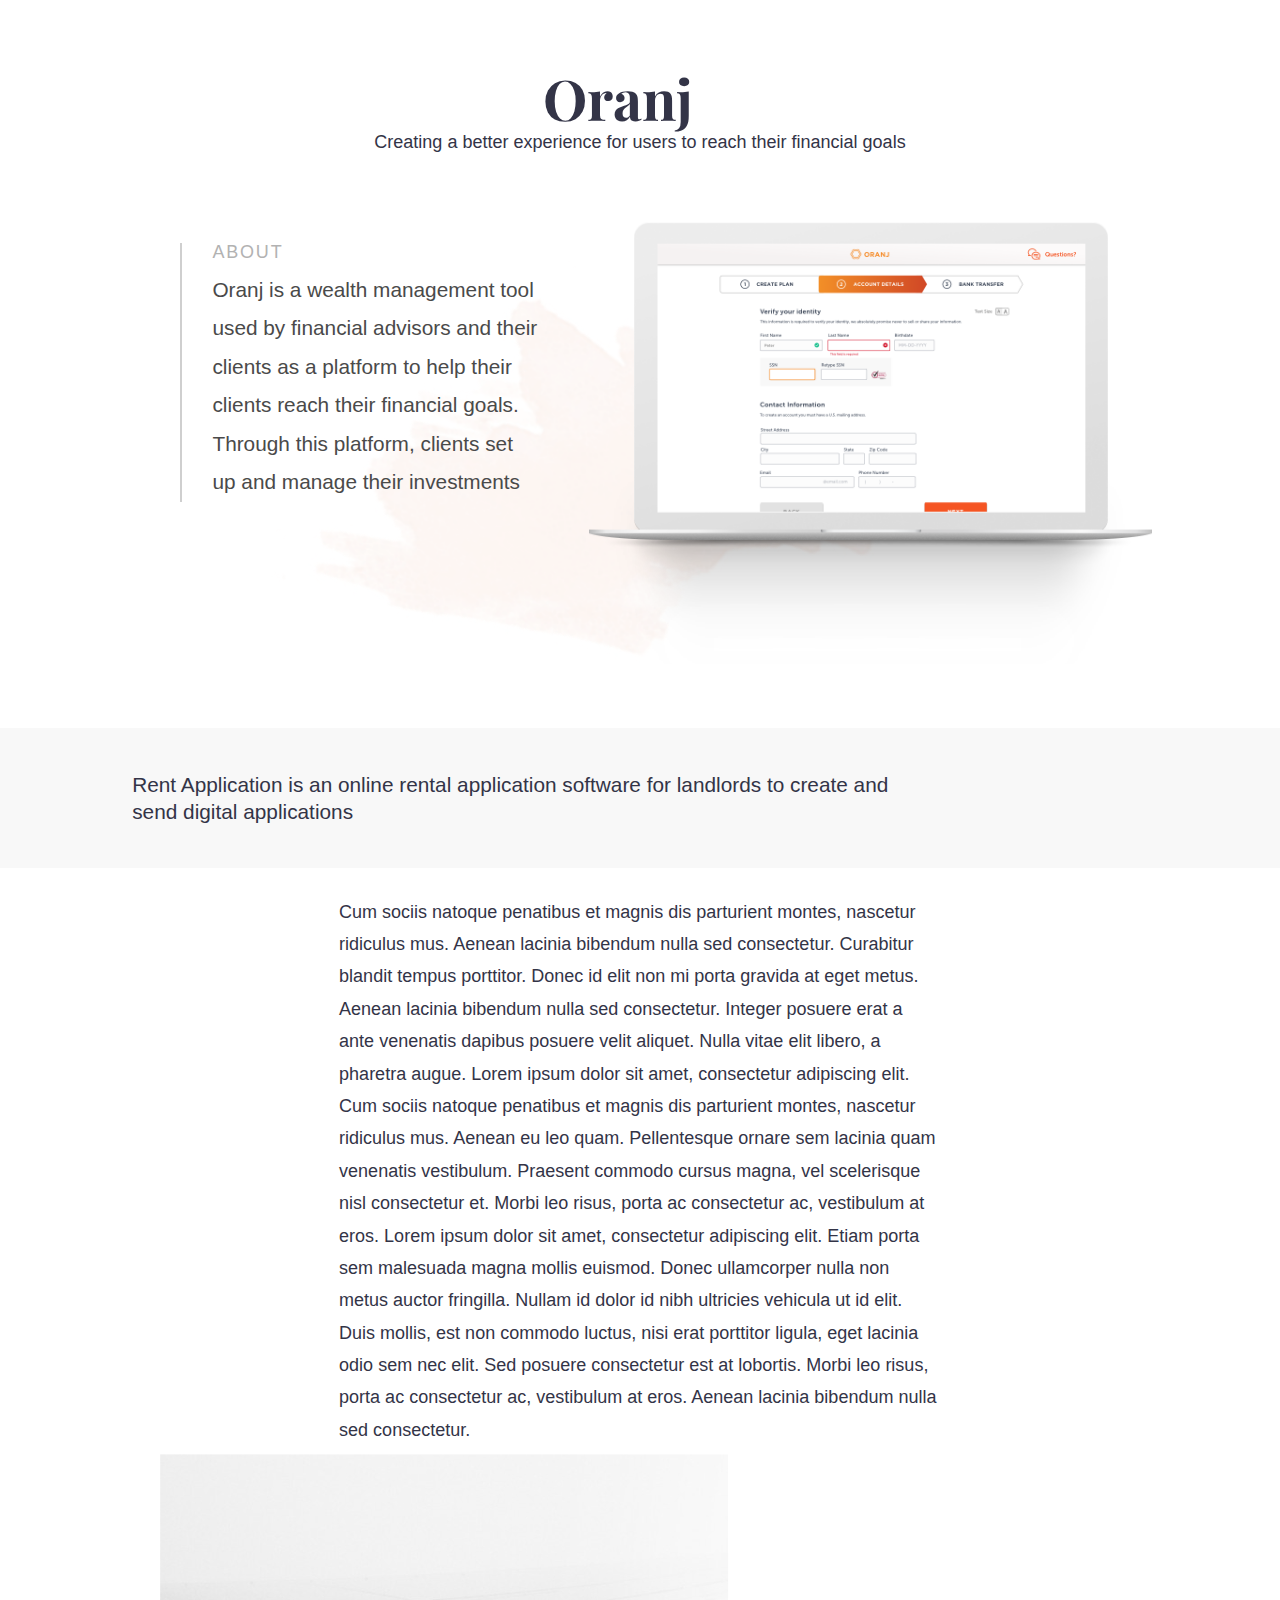
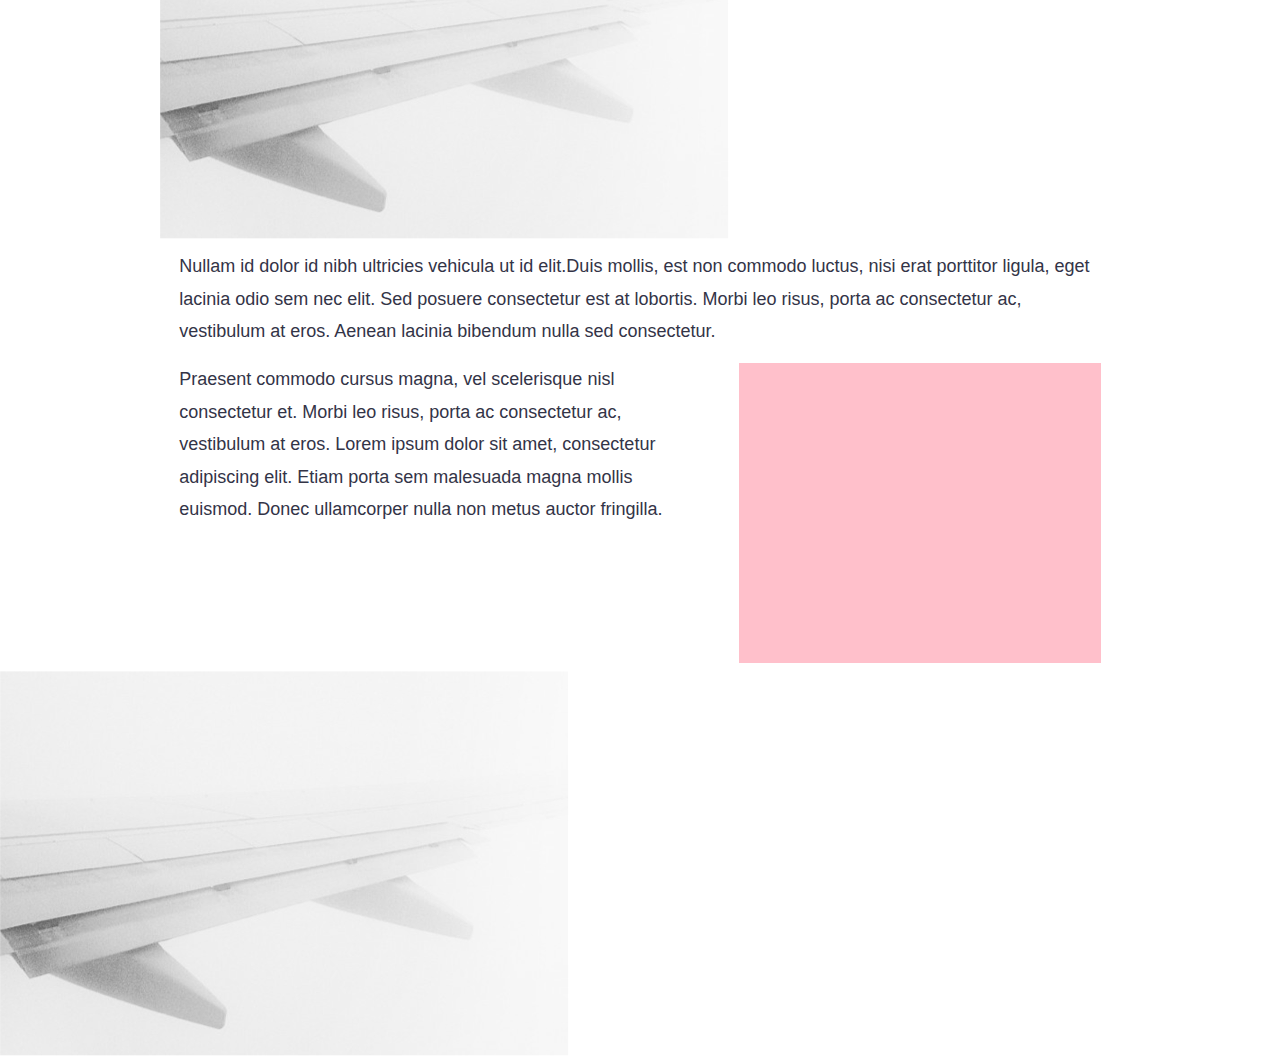
<file: case1.html>
<!DOCTYPE html>
<html lang="en">
<head>

  <!-- Basic Page Needs
  –––––––––––––––––––––––––––––––––––––––––––––––––– -->
  <meta charset="utf-8">
  <title>Case Study</title>
  <meta name="description" content="">
  <meta name="author" content="">

  <!-- Mobile Specific Metas
  –––––––––––––––––––––––––––––––––––––––––––––––––– -->
  <meta name="viewport" content="width=device-width, initial-scale=1">

  <!-- FONT
  –––––––––––––––––––––––––––––––––––––––––––––––––– -->
  <link href="https://fonts.googleapis.com/css?family=Playfair+Display:700,900" rel="stylesheet">

  <!-- CSS
  –––––––––––––––––––––––––––––––––––––––––––––––––– -->
  <link rel="stylesheet" href="css/reset.css">
  <link rel="stylesheet" href="css/simple-grid.css">
  <link rel="stylesheet" href="css/style.css">

  <!-- Favicon
  –––––––––––––––––––––––––––––––––––––––––––––––––– -->
  <link rel="icon" type="image/png" href="images/favicon.png">

</head>
<body>
	<header class="main-nav">
	</header>

  <div class="case-hero">

      <div class="case-title-box center">
        <h1 class="case-title">Oranj</h1>
        <p>Creating a better experience for users to reach their financial goals</p>
      </div>

      <div class="hero-box">
          <img src="images/oranj-detailed.png" alt="Oranj">
          <div class="case-about">
            <div class="left-border">
              <h4>ABOUT</h4>
              <p>Oranj is a wealth management tool used by financial advisors and their clients as a platform to help their clients reach their financial goals. Through this platform, clients set up and manage their investments</p>
            </div>
          </div>
      </div>

  </div>  

  <div class="intro">
    <div class="container">
      <div class="row">
        <div class="col-1 hidden sm">
        </div>
        <div class="col-8">
        <p>Rent Application is an online rental application software for landlords to create and send digital applications</p>
        </div>
        <div class="col-1 hidden sm">
        </div>
      </div>
    </div>
  </div>

  <div class="container main">

    <div class="content">
      <div class="row">
        <div class="col-2 hidden sm">
        </div>
        <div class="col-8">
          <p>Cum sociis natoque penatibus et magnis dis parturient montes, nascetur ridiculus mus. Aenean lacinia bibendum nulla sed consectetur. Curabitur blandit tempus porttitor. Donec id elit non mi porta gravida at eget metus. Aenean lacinia bibendum nulla sed consectetur.

          Integer posuere erat a ante venenatis dapibus posuere velit aliquet. Nulla vitae elit libero, a pharetra augue. Lorem ipsum dolor sit amet, consectetur adipiscing elit. Cum sociis natoque penatibus et magnis dis parturient montes, nascetur ridiculus mus. Aenean eu leo quam. Pellentesque ornare sem lacinia quam venenatis vestibulum.

          Praesent commodo cursus magna, vel scelerisque nisl consectetur et. Morbi leo risus, porta ac consectetur ac, vestibulum at eros. Lorem ipsum dolor sit amet, consectetur adipiscing elit. Etiam porta sem malesuada magna mollis euismod. Donec ullamcorper nulla non metus auctor fringilla.

          Nullam id dolor id nibh ultricies vehicula ut id elit. Duis mollis, est non commodo luctus, nisi erat porttitor ligula, eget lacinia odio sem nec elit. Sed posuere consectetur est at lobortis. Morbi leo risus, porta ac consectetur ac, vestibulum at eros. Aenean lacinia bibendum nulla sed consectetur.</p>
        </div>
        <div class="col-2 hidden sm">
        </div>
      </div>
    </div>

    <div class="wireframes">
      <img src="images/img1.png">
    </div>
    <div class="row">
      <div class="col-12">
        <p>Nullam id dolor id nibh ultricies vehicula ut id elit.Duis mollis, est non commodo luctus, nisi erat porttitor ligula, eget lacinia odio sem nec elit. Sed posuere consectetur est at lobortis. Morbi leo risus, porta ac consectetur ac, vestibulum at eros. Aenean lacinia bibendum nulla sed consectetur.</p>
      </div>
    </div>
    <div class="row">
      <div class="col-7">
        <p>Praesent commodo cursus magna, vel scelerisque nisl consectetur et. Morbi leo risus, porta ac consectetur ac, vestibulum at eros. Lorem ipsum dolor sit amet, consectetur adipiscing elit. Etiam porta sem malesuada magna mollis euismod. Donec ullamcorper nulla non metus auctor fringilla.</p>
      </div>
      <div class="col-5" style="background: pink; height: 300px;">
      </div>
    </div>
  </div>
  <div class="wireframes"><img src="images/img1.png"></div>
<!-- End Document
  –––––––––––––––––––––––––––––––––––––––––––––––––– -->
</body>
</html>
</file>
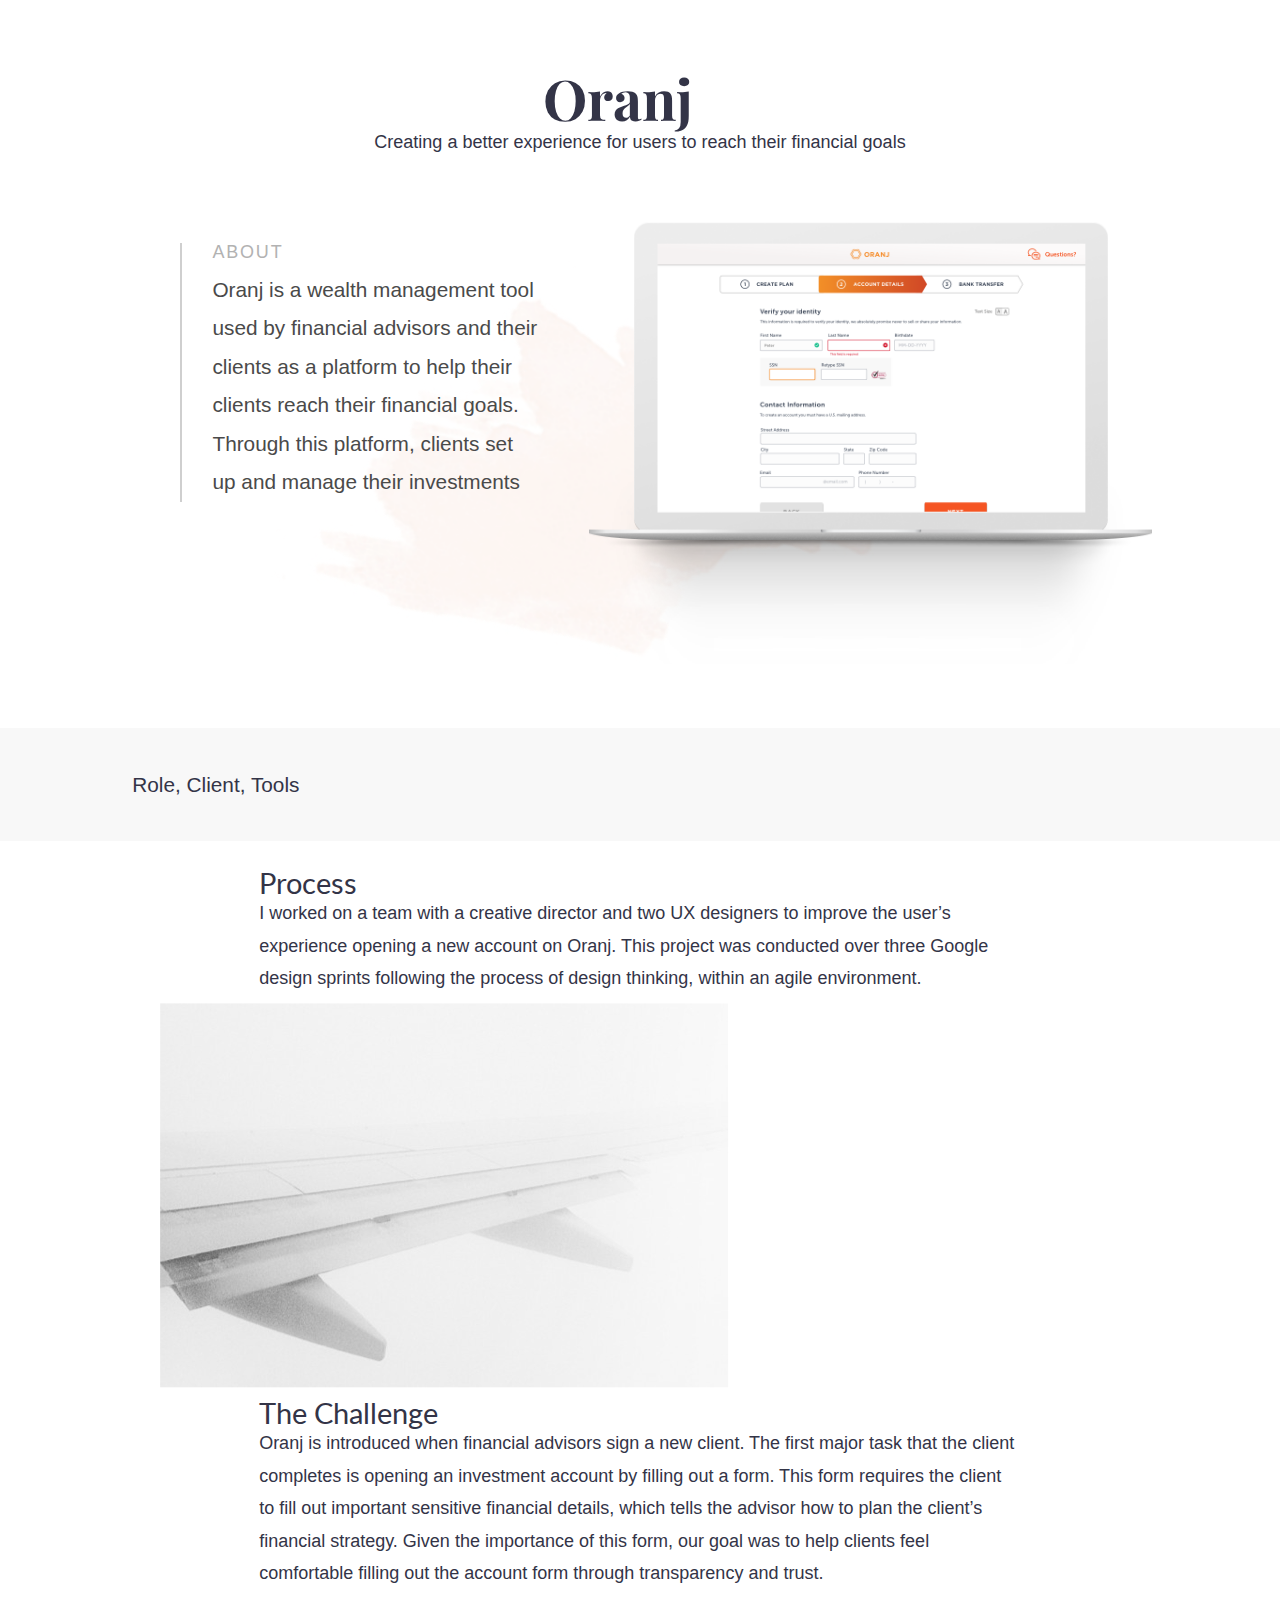
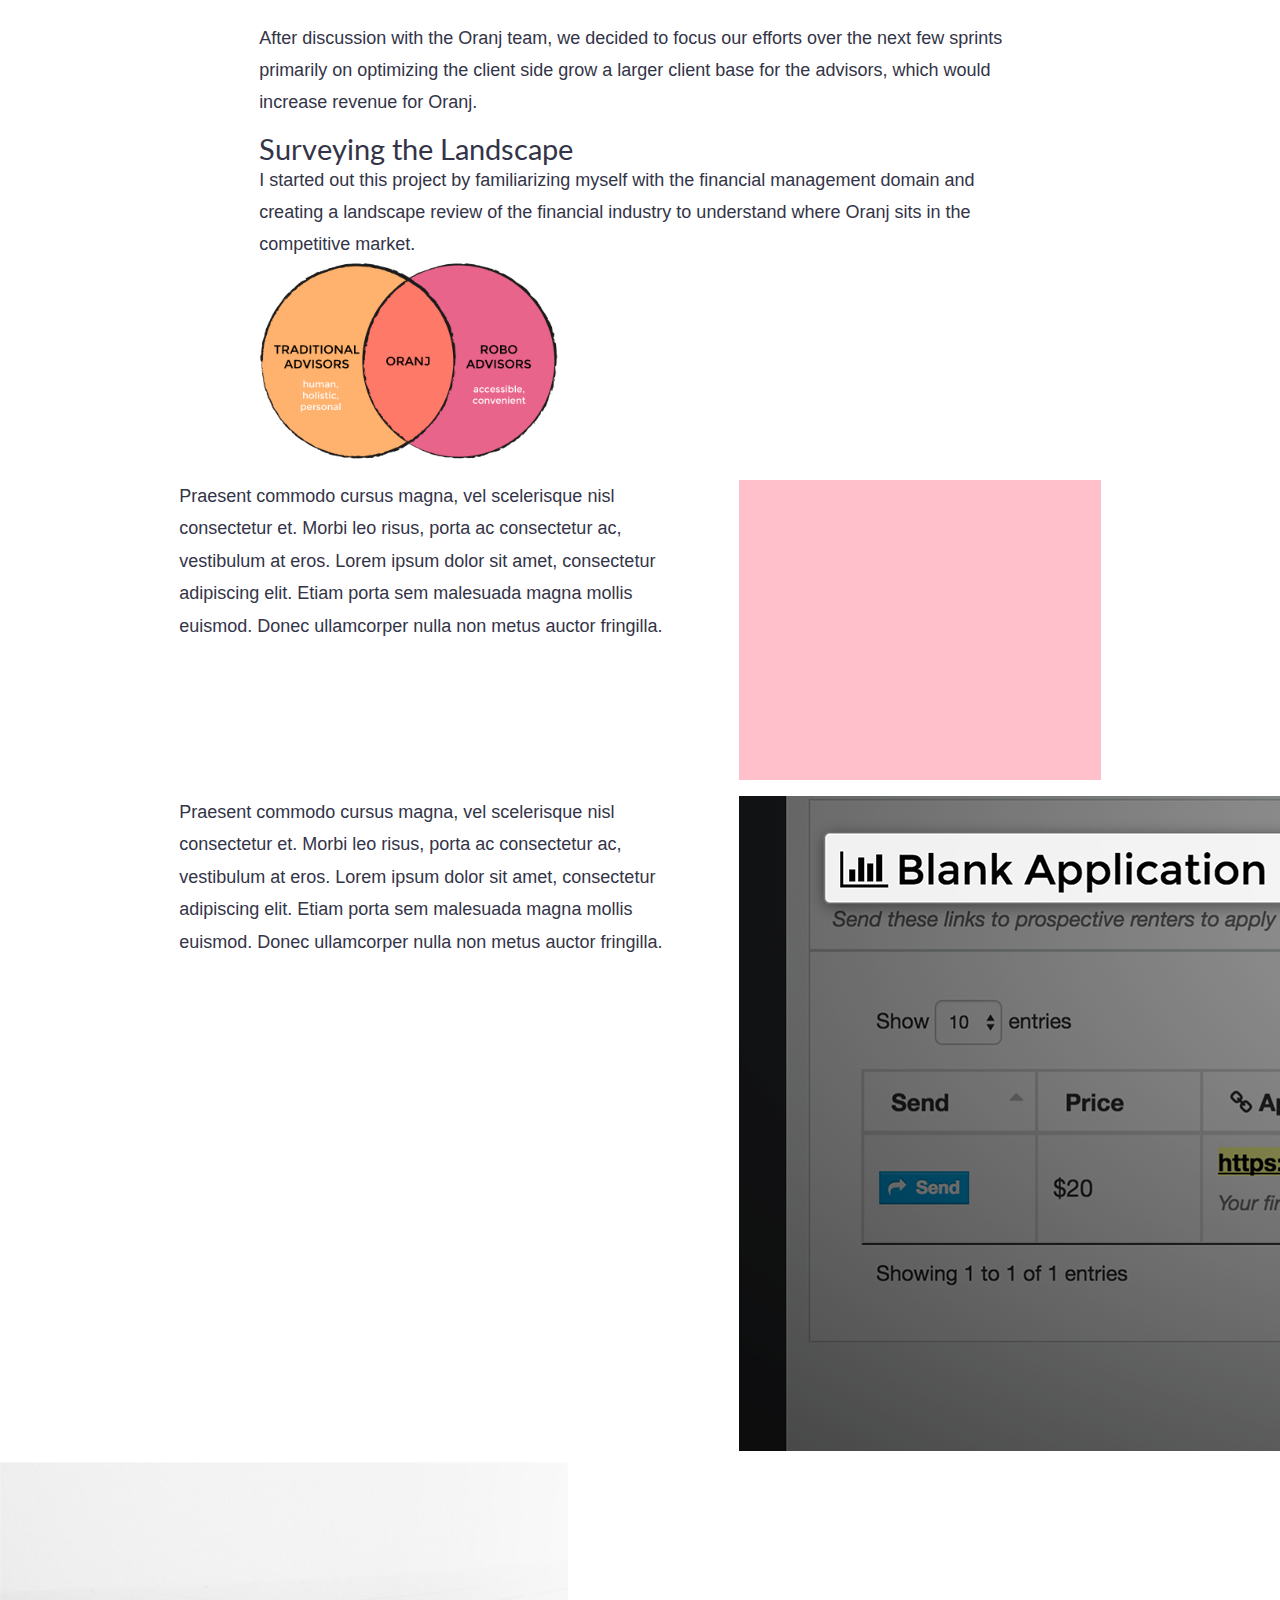
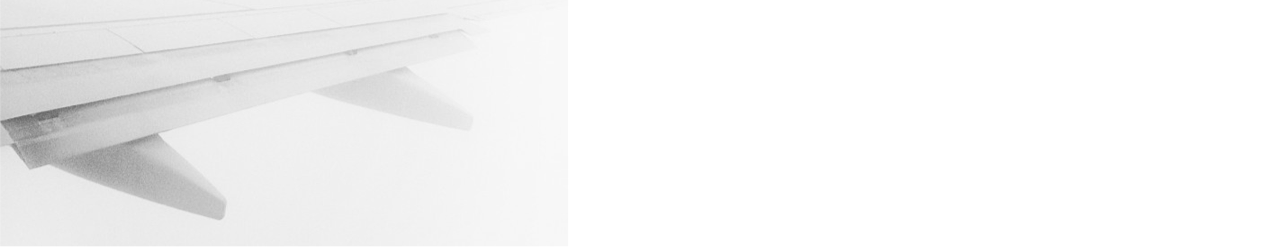
<file: RA-UX.html>
<!DOCTYPE html>
<html lang="en">
<head>

  <!-- Basic Page Needs
  –––––––––––––––––––––––––––––––––––––––––––––––––– -->
  <meta charset="utf-8">
  <title>Oranj</title>
  <meta name="description" content="">
  <meta name="author" content="">

  <!-- Mobile Specific Metas
  –––––––––––––––––––––––––––––––––––––––––––––––––– -->
  <meta name="viewport" content="width=device-width, initial-scale=1">

  <!-- FONT
  –––––––––––––––––––––––––––––––––––––––––––––––––– -->
  <link href="https://fonts.googleapis.com/css?family=Playfair+Display:700,900" rel="stylesheet">

  <!-- CSS
  –––––––––––––––––––––––––––––––––––––––––––––––––– -->
  <link rel="stylesheet" href="css/reset.css">
  <link rel="stylesheet" href="css/simple-grid.css">
  <link rel="stylesheet" href="css/style.css">

  <!-- Favicon
  –––––––––––––––––––––––––––––––––––––––––––––––––– -->
  <link rel="icon" type="image/png" href="images/favicon.png">

</head>
<body>
	<header class="main-nav">
	</header>

  <div class="case-hero">

      <div class="case-title-box center">
        <h1 class="case-title">Oranj</h1>
        <p>Creating a better experience for users to reach their financial goals</p>
      </div>

      <div class="hero-box">
          <img src="images/oranj-detailed.png" alt="Oranj">
          <div class="case-about">
            <div class="left-border">
              <h4>ABOUT</h4>
              <p>Oranj is a wealth management tool used by financial advisors and their clients as a platform to help their clients reach their financial goals. Through this platform, clients set up and manage their investments</p>
            </div>
          </div>
      </div>

  </div>  

  <div class="intro">
    <div class="container">
      <div class="row">
        <div class="col-1 hidden sm">
        </div>
        <div class="col-8">
        <p>Role, Client, Tools</p>
        </div>
        <div class="col-1 hidden sm">
        </div>
      </div>
    </div>
  </div>

  <div class="container case-main">

    <div class="content">
      <div class="row">
        <div class="col-1 hidden sm"></div>
        <div class="col-10">
          <h2>Process</h2>
          <p>I worked on a team with a creative director and two UX designers to improve the user’s experience opening a new account on Oranj. This project was conducted over three Google design sprints following the process of design thinking, within an agile environment.</p>
        </div>
        <div class="col-1 hidden sm"></div>
      </div>
    </div>

    <div class="wireframes">
      <img src="images/img1.png">
    </div>

    <div class="row">
      <div class="col-1 hidden sm"></div>
      <div class="col-10">
        <h2>The Challenge</h2>
        <p>Oranj is introduced when financial advisors sign a new client. The first major task that the client completes is opening an investment account by filling out a form. This form requires the client to fill out important sensitive financial details, which tells the advisor how to plan the client’s financial strategy. Given the importance of this form, our goal was to help clients feel comfortable filling out the account form through transparency and trust.<br><br>After discussion with the Oranj team, we decided to focus our efforts over the next few sprints primarily on optimizing the client side grow a larger client base for the advisors, which would increase revenue for Oranj.</p>
      </div>
      <div class="col-1 hidden sm"></div>
    </div>

    <div class="row">
      <div class="col-1 hidden sm"></div>
      <div class="col-10">
        <h2>Surveying the Landscape</h2>
        <p>I started out this project by familiarizing myself with the financial management domain and creating a landscape review of the financial industry to understand where Oranj sits in the competitive market.</p>
        <div class="center-image">
          <img src="images/advisor-infographic.png" alt="" style="width:300px;">
        </div>
      </div>
      <div class="col-1 hidden sm"></div>
    </div>

    <div class="row">
      <div class="col-7">
        <p>Praesent commodo cursus magna, vel scelerisque nisl consectetur et. Morbi leo risus, porta ac consectetur ac, vestibulum at eros. Lorem ipsum dolor sit amet, consectetur adipiscing elit. Etiam porta sem malesuada magna mollis euismod. Donec ullamcorper nulla non metus auctor fringilla.</p>
      </div>
      <div class="col-5" style="background: pink; height: 300px;">
      </div>
    </div>

    <div class="row testimg">
      <div class="col-7">
        <p>Praesent commodo cursus magna, vel scelerisque nisl consectetur et. Morbi leo risus, porta ac consectetur ac, vestibulum at eros. Lorem ipsum dolor sit amet, consectetur adipiscing elit. Etiam porta sem malesuada magna mollis euismod. Donec ullamcorper nulla non metus auctor fringilla.</p>
      </div>
      <div class="col-5">
        <img src="images/before-modals.png" alt="">
      </div>
    </div>


  </div>    

  <div class="wireframes"><img src="images/img1.png"></div>
<!-- End Document
  –––––––––––––––––––––––––––––––––––––––––––––––––– -->
</body>
</html>
</file>
<file: css/simple-grid.css>
/**
*** SIMPLE GRID
*** (C) ZACH COLE 2016
**/

@import url(https://fonts.googleapis.com/css?family=Lato:400,300,300italic,400italic,700,700italic);

/* UNIVERSAL */

html,
body {
  height: 100%;
  width: 100%;
  margin: 0;
  padding: 0;
  left: 0;
  top: 0;
  font-size: 100%;
}

/* ROOT FONT STYLES */

* {
  font-family: 'Lato', Helvetica, sans-serif;
  line-height: 1.5;
}

/* TYPOGRAPHY */

h1 {
  font-size: 2.5rem;
    color: #333447;
}

h2 {
  font-size: 2rem;
    color: #333447;
}

h3 {
  font-size: 1.375rem;
  color: #333447;
}

h4 {
  font-size: 1.125rem;
  color: #333447;
}

h5 {
  font-size: 1rem;
  color: #333447;
}

h6 {
  font-size: 0.875rem;
  color: #333447;
}

p, li, a {
  font-size: 1.125rem;
  font-weight: 200;
  line-height: 1.8;
  color: #333447;
}

.font-light {
  font-weight: 300;
}

.font-regular {
  font-weight: 400;
}

.font-heavy {
  font-weight: 700;
}

/* POSITIONING */

.left {
  text-align: left;
}

.right {
  text-align: right;
}

.center {
  text-align: center;
  margin-left: auto;
  margin-right: auto;
}

.justify {
  text-align: justify;
}

/* ==== GRID SYSTEM ==== */

.container {
  width: 90%;
  margin-left: auto;
  margin-right: auto;
}

.row {
  position: relative;
  width: 100%;
}

.row [class^="col"] {
  float: left;
  margin: 0.5rem 2%;
  min-height: 0.125rem;
}

.col-1,
.col-2,
.col-3,
.col-4,
.col-5,
.col-6,
.col-7,
.col-8,
.col-9,
.col-10,
.col-11,
.col-12 {
  width: 96%;
}

.col-1-sm {
  width: 4.33%;
}

.col-2-sm {
  width: 12.66%;
}

.col-3-sm {
  width: 21%;
}

.col-4-sm {
  width: 29.33%;
}

.col-5-sm {
  width: 37.66%;
}

.col-6-sm {
  width: 46%;
}

.col-7-sm {
  width: 54.33%;
}

.col-8-sm {
  width: 62.66%;
}

.col-9-sm {
  width: 71%;
}

.col-10-sm {
  width: 79.33%;
}

.col-11-sm {
  width: 87.66%;
}

.col-12-sm {
  width: 96%;
}

.row::after {
	content: "";
	display: table;
	clear: both;
}

.hidden-sm {
  display: none;
}

@media only screen and (min-width: 33.75em) {  /* 540px */
  .container {
    width: 80%;
  }
}

@media only screen and (min-width: 45em) {  /* 720px */
  .col-1 {
    width: 4.33%;
  }

  .col-2 {
    width: 12.66%;
  }

  .col-3 {
    width: 21%;
  }

  .col-4 {
    width: 29.33%;
  }

  .col-5 {
    width: 37.66%;
  }

  .col-6 {
    width: 46%;
  }

  .col-7 {
    width: 54.33%;
  }

  .col-8 {
    width: 62.66%;
  }

  .col-9 {
    width: 71%;
  }

  .col-10 {
    width: 79.33%;
  }

  .col-11 {
    width: 87.66%;
  }

  .col-12 {
    width: 96%;
  }

  .hidden-sm {
    display: block;
  }
}

@media only screen and (min-width: 60em) { /* 960px */
  .container {
    width: 75%;
    max-width: 60rem;
  }
}
</file>
<file: css/style.css>
h1 {
	font-size: 3.5em;
	font-family: 'Playfair Display', serif;
	font-weight: 700;
    margin: 10px auto;
	
}

h2 {
	font-family: 'Playfair Display', serif;
	font-size: 3em;
}
/*---

h1, h2 {

    font-size: 2.5em;
    font-family: 'Muli', sans-serif;
    font-weight: 700;
    letter-spacing: .13em;
    margin: 10px auto;
    text-transform: uppercase;
}

--*/

h4 {
	font-family: 'Muli', sans-serif;
	font-weight: 500;
	letter-spacing: 0.1em;
	color: #B2B2B2;
	text-transform: uppercase;
}

p {
	font-family: 'Muli', sans-serif;
}

.main-nav {
    height: 100px;
    margin-right: 5%;
    float: right;
}

.main-nav ul {
    list-style: none;
}

.main-nav li {
	margin: 30px 20px 30px 20px;
    display: inline-block;
}

.main-nav a {
	text-decoration: none;
    height: 70px;
    font-family: "Muli", Helvetica, Arial, sans-serif;
    font-size: 16px;
    color: #757575;
}

.main-nav a:hover {
	color:#000;
}

.clearfix::after {
    content: "";
    clear: both;
    display: table;
}

/*----------- Homepage -----------*/


.hero {
	height: 80vh;
	background-image: url("../images/hero-background.png");
/*--background-image: url("../images/aurora@3x.jpg");--*/
	background-size: contain;
	background-repeat: no-repeat;
    background-position: center;	
	position: relative;
}

/*--partial highlight-
.hero a {
	background: linear-gradient(to bottom, transparent 0%, transparent 60%, #fbf36d 60%, #fbf36d 100%);
	color: #000;
	text-decoration: none;
}

-*/

.hero-intro {
	text-align: center;
    margin: 0;
    top: 40%;
    left: 50%;
    position: absolute;
    transform: translate(-50%, -50%);
}

.hero p{
	margin: 0;
}

/*--off to the side hero text
.hero-intro {
	display: inline-block;
    margin: 80px 30px;
}
--*/

/*--work button--*/
.button-work {
    margin-top: 2em;
	font-family: 'Muli', sans-serif;
	font-weight: 500;
	font-size: .8em;
	color: #000;
	letter-spacing: 0.1em;
	text-transform: uppercase;
    display: inline-block;
    text-decoration: none;
    position: relative;
    padding: 12px 22px;
    border: solid #000 1px;
    border-radius: 2px;
    -webkit-transition: all 0.4s;
    -moz-transition: all 0.4s;
    -o-transition: all 0.4s;
    transition: all 0.4s;
}


.button-work:hover {
	background-color: #363636;
    color: white;
}

.opacity {
	width: 100%;
	height: 100vh;
	background-image: linear-gradient(to top, #ffffff, rgba(250, 250, 250, 0.0));
}


.section-title {
  width: 200px;
  margin: 50px auto;

}

.section-title h3 {
  position: relative;
  text-align: center;
}

.section-title span {
  color: #d0d0d0;
  font-family: 'Work Sans', sans-serif;
  font-weight: 400;
  letter-spacing: 0.1em;
  text-transform: uppercase;
  background: #fff;
  padding: 0 15px;
  position: relative;
  z-index: 1;
}

.section-title h3:before {
  background: #f1f1f1;
  content: "";
  display: block;
  height: 2px;
  position: absolute;
  top: 50%;
  width: 100%;
  left: 0;
}

.project {
	margin-top: 200px;

}

#work > .project ~ .project {
	margin-top: 200px;
	margin-bottom: 100px;
}

.project a {
	text-decoration: none;
}

.project .row {
    height: 300px;
}


.line {
    height: 245px;
    width: 2px;
    margin-left: 5% !important;
    background-color: lavender;
}

.project-info {
	position: relative;
	
}

.left-border {
	border-left: 2px solid #CFCFCF;
	padding-left: 30px; 
	height: 100%;
}

.project h2 {
	margin: 0;
}

.project-img img{
	width: 450px;;
	min-width: 200px;
	height: auto;
	background-size: cover;
}

.project .row {
	background-image: url("../images/splash01.png");
	background-repeat: no-repeat; 
	background-size: contain;
	background-position: 50% 50%; 
}

#rentapp-ux{
	background-image: url("../images/rentapp-ux-paint.png");
}

#rentapp-ux div.left-border {
	border-left: 2px solid #E2E2FF;
}

#rentapp-ui {
	background-image: url("../images/rentapp-ui-paint.png");
}

#rentapp-ui div.left-border {
	border-left: 2px solid #F3EAFC;	
}

#rentapp-ui img {
	width: 400px;
}

#oranj{
	background-image: url("../images/oranj-paint.png");
}

#oranj div.left-border {
	border-left: 2px solid #FCE7E5;
}




.project:hover h2 {color: #8B8C9A;}
.project:hover p {color: #8B8C9A;}


img#about-photo {
	width: 250px;
}


/*--resume button--*/
.button-resume {
    margin: 3em auto;
	font-family: 'Muli', sans-serif;
	font-weight: 500;
	font-size: .8em;
	color: #000;
	letter-spacing: 0.1em;
	text-transform: uppercase;
    display: inline-block;
    text-decoration: none;
    position: relative;
    padding: 12px 22px;
    border: solid #000 1px;
    border-radius: 2px;
    -webkit-transition: all 0.4s;
    -moz-transition: all 0.4s;
    -o-transition: all 0.4s;
    transition: all 0.4s;
}


.button-resume:hover {
	background-color: #363636;
    color: white;
}


.social-links ul {
	text-align: center;
    list-style: none;
    margin: 100px auto;
    padding: 0;
}


.social-links li {
	margin: 0 80px;
    display: inline-block;
}

.social-links a {
	text-decoration: none;
    height: 70px;
    font-family: "Muli", Helvetica, Arial, sans-serif;
    font-size: 16px;
    color: #757575;

}

.social-links a:hover{
	color: #000;
}

footer {
	margin-top: 50px;
	background-color: #f8f8f8;
	height: 70px;
	position: relative;
}

footer p{
    text-align: center;
    font-size: .8em;
    margin: 0;
    top: 50%;
    left: 50%;
    position: absolute;
    transform: translate(-50%, -50%);
}





/*----grey hover project background--
.project:hover {
	height: 500px;
    background-color: #f8f8f8;
}
-*/

#splash {
    background-image: url("../images/splash01.png");
    background-repeat: no-repeat;  
    background-size: contain;
    position: absolute;
    z-index: -1;
    height: 100%;
    width: 90%;
    top: -7%;
    left: 20%;
}

#RentApp:hover h2 {color: pink; }

#about p {
	text-align:left;
}

img#about-photo {
	width: 250px;
}




/*----- mobile -----*/

@media only screen and (max-width: 480px) {
    
    #splash {
		height: 60%;
		width: 100%;
		top: 55%;
		left: 0%;
	}
}

/*----------- pink background/red text---

.project-title a {
  background: linear-gradient(to right, #fff 50%, rgba(255, 0, 0, 0.2) 50%);
  background-position: -0% 0;
  background-size: 200% auto;
  color: #33347;
  font-family: 'Playfair Display', serif;
  font-weight: 700;
  text-decoration: none;
  transition: background-position 0.3s ease-out;
}
.project-title a:hover {
  background-position: -99.99% 0;
  color: red;
}
-------*/
/*----------- Case Study -----------*/

.case-main h2 {
	font-family: 'Lato', sans-serif;
	font-size: 1.8rem;
}

.case-hero {
	width: 100%;
	background-color: #fff;
	background-size: cover;
}

.case-title {
	padding: 70px 20px 0px 20px;
	text-align: center;
	margin: 0 auto;
}

.case-title h1{
	font-size: 3.8em;
}

.case-title p {
    width: 80%;
	color: #AFAFAF;
	margin: 0 auto;

}

.hero-box {
	margin: 5% auto;
	width: 80%;
	background-image: url("../images/splash01.png");
	background-repeat: no-repeat; 
	background-size: contain;
	background-position: 50% 50%; 
}

.hero-box:after {
    content: "";
    clear: both;
    display: table;
}

.case-about {
    width: 35%;
    min-width: 100px;
    margin-top: 2%;
    margin-right: 50px;
    float: right;
}

.case-about h4 {
	margin: 0;
}

.case-about p {
	margin-top: 10px;
    font-size: 1.3em;
    font-weight: 500;
    line-height: 1.85;
    color: #4A4A4A;
}

.case-hero img { 
	float: right;
    width: 55%;
    max-width: 600px;
}

.case-hero:after {
	content: "";
    clear: both;
    display: table;
}

.intro {
	clear: both;
	margin: 0 auto 20px;
	padding: 35px 0;
	background-color: #f8f8f8;
}

.intro .container {
	width: 100%;
    max-width: 100rem;
}

.intro .center {
    width: 75%;
    margin: 0 auto;
    padding-left: 4%;
}

.intro .detail {
	vertical-align: top;
    display: inline-block;
    width: 29%; /*--250px?--*/
    text-align: left;
    margin: 0 2%;
}

.detail:first-of-type {
    margin-left: 0;
}

.detail:last-of-type {
    margin-right: 0;
}

.intro .container h4 {
	margin: 0;
}

.intro .container p {
	font-size: 1.3rem;
	margin: 0 auto;
	line-height: 1.3;
}

.background {
	background-color: #f8f8f8;
	padding: 2% 0;
	margin: 20px 0;
	border-top: .5px solid #efefef;
	border-bottom: .5px solid #efefef;
}

main h2 {
	margin: 5% auto;
}

main h2 {
	border-left: 3px solid pink;
	padding-left: 20px; 
	height: 100%;
}

main h3 {
    margin-top: 4%;	
	text-align: left;
	font-size: 1.25em;
  	font-family: 'Work Sans', sans-serif;
  	font-weight: 500;
  	letter-spacing: 0.1em;
  	text-transform: uppercase;

}

main h3.underline {
	text-align: center;
	font-size: 1.25em;
  	font-family: 'Work Sans', sans-serif;
  	font-weight: 400;
  	letter-spacing: 0.1em;
  	text-transform: uppercase;
  	margin: 5% 0;
}

main h3#design-process:after {
	width: 20%;
}

main h3#oranj-flow:after {
	width: 30%;
}

main h3#oranj-final-prototype:after {
	width: 30%;
}


img#ra-old-mobile {
	max-width:250px;
}


img#ra-ux-newflow {
	margin-top: 0;
}

main h3.underline:after{
    background: none repeat scroll 0 0 #dadada;
	bottom: -10px;
    content: "";
    display: block;
    height: 1px;
    position: relative;
    width: 10%;
    margin: auto;
    margin-bottom: 30px;
 }

main img {
	max-width: 100%;
    height: auto;
    margin: 3.5% auto;
}

.big-quote {
	font-size: 1.35em;
	font-weight: 600;
	margin: 6.5% auto;
}

.shadow img {
    margin: 5% 0%;
	-webkit-box-shadow: 0px 0px 23px 2px rgba199,195,199,0.3;
	-moz-box-shadow: 0px 0px 23px 2px rgba(199,195,199,0.3);
	box-shadow: 0px 0px 23px 2px rgba(199,195,199,0.3);
}

img.shadow {
    margin: 5% 0%;
	-webkit-box-shadow: 0px 0px 23px 2px rgba(199,195,199,0.3);
	-moz-box-shadow: 0px 0px 23px 2px rgba(199,195,199,0.3);
	box-shadow: 0px 0px 23px 2px rgba(199,195,199,0.3);
}


img.round {
	border-radius: 50%;
    border: 1px solid #eeeeee;
}


p.caption {
	font-size: .9rem;
	color: #5d5d5d;
}

img.caption {
	margin-bottom: 0;
}


img.full-width {
	width: 100%;
}

img#design-process {
	margin-top: 20px;
	margin-bottom: 5%;
	width: 600px;
}

#oranj-ideate p{
	padding-left: 12%;
}

img#ra-ux-hotjar {
	width: 600px
}

img#old-flow {
	margin-top: 0;
}

img#ra-ux-hotjar {
	width: 700px;
}

img#ra-ux-results {
	width: 500px;
}

#ra-personas img {
	width: 500px;
}

#ra-pricing img {
	width: 430px;
}

#new-landing img {
	margin-top: 0;
	width: 600px;
}

img#ra-ui-old-landing {
	width: 600px;
	margin-top: 0;
}


h4.problem {
	font-family: 'Work Sans', sans-serif;
	font-weight: 500;
	letter-spacing: 0.1em;
	color: #FC1C61;
	text-transform: uppercase;
	display: inline-block;
	margin: 3% 0 auto;
}


img.lightbulb {
	width: 60px;
	margin-top:30px;
}

.divider-line {
    width: 80%;
    height: 1px;
    background-color: #f7f7f7;
    margin: 30px auto;
}

.mobile-divider-line {
	display: none;
    width: 80%;
    height: 1px;
    background-color: #f7f7f7;
    margin: 30px auto;
}

.left-border .pink{
	
}

p.bold {
	font-size: 1.25rem;
	font-weight: 600;
    margin-top: 0;
    margin-bottom: -15px;	
}




/*----- mobile 1111 ------*/

@media only screen and (max-width: 846px) {

    .case-hero img {
    	width: 85%;
    	display: block;
    	float: none;
    	margin: 0 auto;
	}

    .case-hero .left-border {
		width: 100%;
    	margin: auto;
    	padding-left: 0%;
    	font-size: 0.85rem;
    	border: none;
	}
	
	.case-about {
		width: 96%;
		margin: 0 auto;
		margin-top: -11%;
		float: none;
	}

	.hero-box {
		background-position: 50% 10%; 
	}

	.intro .center {
		padding-left: 0;
		width: 79%;
	}

	.intro .detail{
		    width: 100%;
    		margin: 15px 0 0;
	}

	.detail:first-of-type {
    margin-top: 0;
	}

}

@media only screen and (max-width: 720px) {

	.mobile-divider-line {
		display: block;
	}

	.line {
		display: none;
	}

	.left-border {
		border: none;
		padding-left: 0; 
	}

}


/



/*----------- Slant (case study) --------
	-webkit-clip-path: polygon(0 0, 100% 0%, 100% 95%, 0 80%);
	clip-path: polygon(0 0, 100% 0%, 100% 95%, 0 80%);

	-----------*/
</file>
